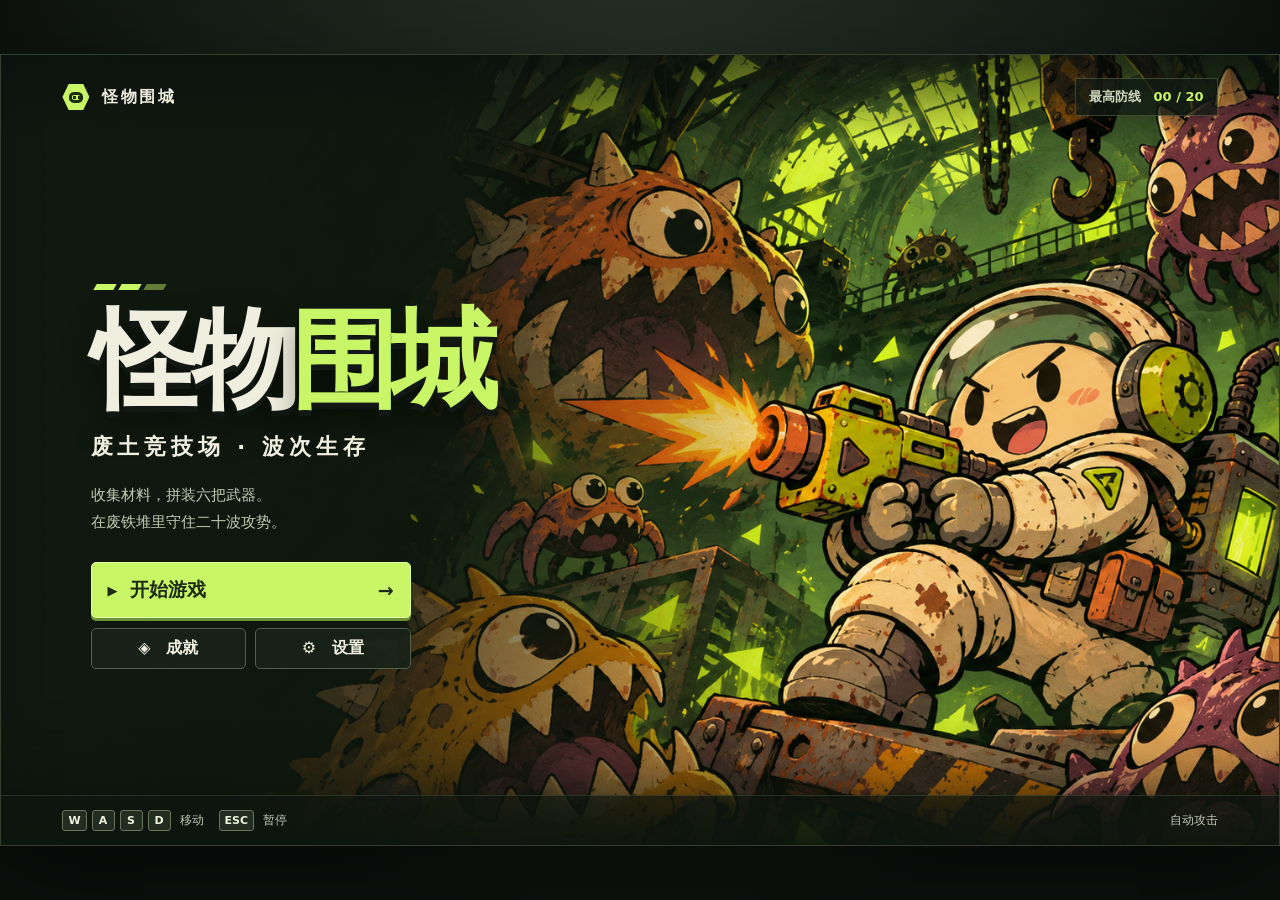
<file: 怪物围城/index.html>
<!doctype html>
<html lang="zh-CN">
<head>
<meta charset="utf-8">
<meta name="viewport" content="width=device-width, initial-scale=1">
<meta name="theme-color" content="#151b15">
<title>怪物围城</title>
<link rel="icon" href="data:,">
<link rel="stylesheet" href="style.css">
</head>
<body>
<main id="app" aria-label="怪物围城">
 <section id="arena" hidden aria-label="竞技场">
  <header id="hud"></header>
  <div class="canvas-wrap"><canvas width="1280" height="600" aria-label="战斗竞技场"></canvas><div id="boss"></div><div id="wave-notice"></div></div>
  <footer id="combat-footer"></footer>
  <div id="touch-controls" hidden>
   <div id="joystick" role="group" aria-label="移动摇杆">
    <span class="stick-north" aria-hidden="true">▴</span>
    <span class="stick-east" aria-hidden="true">▸</span>
    <span class="stick-south" aria-hidden="true">▾</span>
    <span class="stick-west" aria-hidden="true">◂</span>
    <span id="stick-knob" aria-hidden="true"></span>
   </div>
   <span class="touch-hint">拖动摇杆移动</span>
  </div>
 </section>
 <section id="screen" aria-live="off"></section>
 <div id="toast" role="status" hidden></div>
</main>
<script src="data.js"></script>
<script src="engine.js"></script>
<script src="render.js"></script>
<script src="ui.js"></script>
</body>
</html>
</file>
<file: 怪物围城/style.css>
*{box-sizing:border-box}
:root{color-scheme:dark;--lime:#c9f666;--text:#f0efdf;--muted:#aeb7a5;--edge:#485444;--ink:#101510;--panel:#1a221a;font-family:"Microsoft YaHei","PingFang SC","Noto Sans CJK SC",system-ui,sans-serif;color:var(--text);background:#0d120e}
body{margin:0;min-height:100dvh;background:radial-gradient(ellipse at 50% 20%,#293629,#0c100d 76%);display:grid;place-items:center}
button,input,select{font:inherit}button{cursor:pointer;color:inherit}button:disabled{opacity:.43;cursor:default}button:focus-visible,select:focus-visible,input:focus-visible{outline:2px solid var(--lime);outline-offset:3px}button:not(:disabled):hover{filter:brightness(1.17)}button:not(:disabled):active{transform:translateY(1px)}
[hidden]{display:none!important}
#app{width:min(100%,1536px);position:relative;isolation:isolate;min-height:min(100dvh - 2px,790px);display:grid;align-items:center;overflow:hidden;background:#161e16;border:1px solid #353f30;box-shadow:0 24px 95px #0008}
#screen{grid-area:1/1;position:relative;z-index:2;min-width:0}
#arena{grid-area:1/1;align-self:center;position:relative;background:#141b15}
#screen.no-screen{display:none}
#screen.intermission{min-height:min(100dvh - 2px,740px);display:grid;align-items:center;background:radial-gradient(ellipse at 45% 12%,#283326 0,#181f18 52%,#141b15 100%)}
.home{min-height:min(100dvh - 2px,790px);display:flex;flex-direction:column;background-image:linear-gradient(90deg,#101810 0%,#101810a8 32%,transparent 62%),var(--cover);background-size:cover;background-position:center;position:relative}
.home::after{content:"";position:absolute;inset:0;pointer-events:none;box-shadow:inset 0 -100px 80px -50px #0c120c}
.brand,.home-footer{padding:23px clamp(22px,4.8vw,76px);display:flex;align-items:center;gap:13px;position:relative;z-index:1}
.brand{font-size:16px;font-weight:900;letter-spacing:.15em;background:linear-gradient(#0b100eaa,transparent)}
.brand-best{margin-left:auto;font-size:13px;color:#d0d8bf;letter-spacing:0;background:#111a13bd;padding:9px 13px;border:1px solid #81906560}
.brand-best b{color:var(--lime);margin-left:8px}
.emblem{width:27px;height:26px;background:var(--lime);display:grid;place-items:center;clip-path:polygon(23% 0,77% 0,100% 50%,77% 100%,23% 100%,0 50%)}
.emblem i{width:14px;height:11px;border:3px solid #1c2b13;border-radius:40%;position:relative}
.emblem i::after{content:"";position:absolute;width:3px;height:3px;top:1px;left:1px;background:#1c2b13;box-shadow:5px 0 #1c2b13}
.home-body{flex:1;padding:clamp(29px,6vh,77px) clamp(22px,7vw,109px) 35px;display:flex;flex-direction:column;justify-content:center;align-items:flex-start}
.title-mark{display:flex;gap:5px;margin-left:4px;margin-bottom:12px}.title-mark span{display:block;width:20px;height:6px;background:var(--lime);transform:skew(-30deg)}.title-mark span:last-child{opacity:.45}
.home h1{margin:0;font-weight:1000;font-size:clamp(59px,8.4vw,126px);line-height:1.08;letter-spacing:-.075em;text-shadow:0 6px 0 #121813,0 16px 30px #0008;white-space:nowrap}
.home h1 span{color:var(--lime)}
.home-sub{margin:14px 0 0;font-size:clamp(15px,1.7vw,24px);letter-spacing:.22em;font-weight:750}
.pitch{font-size:15px;color:#c1cbb4;margin:21px 0 26px;line-height:1.8}
.menu{width:min(320px,100%);display:grid;gap:10px}
.menu>button{display:flex;align-items:center;gap:12px}.menu>button b{margin-left:auto}.menu>button span{font-size:13px}
.menu-secondary{display:grid;grid-template-columns:1fr 1fr;gap:9px}
.primary,.ghost,.pause-btn,.lock{border:1px solid var(--edge);border-radius:5px;padding:9px 13px;font-weight:750;background:#222c22;white-space:nowrap}
.primary{background:var(--lime);color:#1c2914;border-color:#defd9c;box-shadow:0 3px 0 #6f9239}
.primary.large,.ghost.large{padding:13px 20px;font-size:16px}.home .primary.large{font-size:19px;padding:14px 16px}
.ghost{background:#19231ae8;border-color:#53604a}
.home-footer{justify-content:space-between;border-top:1px solid #81966b38;color:#c0c9b5;font-size:12px;padding-block:14px;background:#0f170fae}
.home-footer>div{display:flex;align-items:center;gap:5px}.home-footer>div span{margin:0 10px 0 4px}
kbd{display:inline-grid;place-items:center;min-width:23px;padding:3px 5px;border:1px solid #68745c;border-radius:3px;color:#edf2dd;background:#222c21;font:700 11px system-ui}
.panel{width:100%;padding:clamp(17px,3vw,42px) clamp(17px,4vw,62px);margin:auto}
.panel-head{display:flex;justify-content:space-between;align-items:center;gap:14px;border-bottom:1px solid #465442;padding-bottom:14px;margin-bottom:20px}
h1,h2,h3,p{margin:0}h1{font-size:clamp(30px,4.15vw,58px);line-height:1.15;font-weight:950;letter-spacing:-.05em}
.panel-head p,.role-info p,.diff p,.modal p,.offer p,.owned p,.wave-clear p{margin-top:7px;color:var(--muted);line-height:1.55}
.panel-head h1::before{content:"";display:inline-block;width:8px;height:.73em;transform:skew(-10deg);background:var(--lime);margin-right:13px}
.panel-bottom{margin-top:19px;padding-top:16px;border-top:1px solid #465442;display:flex;align-items:center;justify-content:space-between;gap:12px;flex-wrap:wrap}
.money{color:#ffe187;white-space:nowrap;font-weight:900}.money b{color:#f9c751}.primary .money,.primary .money b{color:#29371c}.panel-head>.money{font-size:22px}
.role-grid{display:grid;grid-template-columns:repeat(8,minmax(0,1fr));gap:8px}
.role,.diff{min-width:0;display:grid;justify-items:center;gap:7px;padding:10px 5px;background:#171f18;border:1px solid #4a5744;border-radius:6px;transition:background .16s,border-color .16s}
.role strong,.diff strong{font-size:clamp(12px,1.65vw,21px)}.role small,.diff small{color:#b8c4af;font-size:12px}
.role.selected,.diff.selected,.slot.selected{border-color:var(--lime);background:#283321;box-shadow:inset 0 0 0 1px #bded5570}
.portrait{display:block;width:100%;aspect-ratio:1;background-image:var(--sprite-atlas);background-size:400% 400%;background-position:var(--col) var(--row);background-repeat:no-repeat}
.role .portrait{width:min(100%,110px);filter:drop-shadow(0 6px 9px #0006)}
.role-info{display:flex;justify-content:space-between;gap:18px;padding:15px 18px;margin-top:14px;background:#161e17;border:1px solid #3e4b3c;border-left:3px solid var(--lime)}
.role-info label{display:grid;align-content:center;gap:7px;min-width:190px;font-size:13px;color:#d4deca}.role-info label small{color:#aebca8}
.accent,.role-info p.accent{color:var(--lime)}
select{padding:8px 10px;border:1px solid #526049;color:var(--text);background:#242d23;border-radius:4px}
.diff-grid{display:grid;grid-template-columns:repeat(3,1fr);gap:13px}.diff{padding:28px 12px;gap:13px}.diff p{font-size:14px}.diff-symbol{color:var(--lime);font-size:25px}
#hud,#combat-footer{height:clamp(49px,7.2vh,68px);display:grid;align-items:center;grid-template-columns:1fr auto 1fr;gap:15px;padding:4px clamp(8px,2vw,30px);background:linear-gradient(#273126,#192019);border:1px solid #4b5846}
.hud-life,.hud-right{display:flex;align-items:center;gap:9px}.hud-right{justify-content:flex-end;color:#ffe28a;font-weight:900;white-space:nowrap}
.hud-life .portrait{width:43px;flex:0 0 auto}.hud-life>div{width:min(100%,250px)}
.hud-life span:not(.portrait),.hud-xp span{display:flex;justify-content:space-between;gap:10px;font-size:13px;font-weight:850;white-space:nowrap}
.meter{height:8px;background:#101711;border:1px solid #535e4b;border-radius:6px;overflow:hidden;margin-top:5px}.meter i{display:block;background:linear-gradient(90deg,#87b839,#d8ff7d);height:100%;transition:width .09s linear}.meter.health i{background:linear-gradient(90deg,#c93d3f,#ff7766)}
.wave-label{font-weight:900;font-size:clamp(13px,2vw,26px);white-space:nowrap}.wave-label strong,.hud-xp b{color:var(--lime)}.wave-label small{color:#aeb8a8;font-size:.55em}.wave-label #timer{display:inline-block;margin-left:11px;padding-left:11px;border-left:1px solid #7d9258;font-variant-numeric:tabular-nums;min-width:3.4em}
.pause-btn{padding:5px 11px;font-size:18px}
.canvas-wrap{position:relative;display:grid;place-items:center;background:#111911}
canvas{display:block;width:min(100%,calc((100dvh - 113px) * 1280 / 600));height:auto;aspect-ratio:1280/600;max-height:calc(100dvh - 113px)}
#boss{position:absolute;top:8px;left:50%;transform:translateX(-50%);width:min(60%,430px);color:#fff0d0;text-align:center;font-weight:800;text-shadow:0 2px #22170e;font-size:14px}
#wave-notice{position:absolute;inset:0;display:grid;place-items:center;color:#e6ffc1;font-size:clamp(28px,6vw,82px);font-weight:1000;text-shadow:0 4px #202a16,0 0 25px #111b12;pointer-events:none}
#combat-footer{grid-template-columns:minmax(110px,1fr) minmax(230px,1.2fr);gap:22px}
.hud-xp{max-width:520px}.hud-xp small{color:#b8c5ad;margin-left:auto}
.slots{display:grid;grid-template-columns:repeat(6,minmax(0,1fr));gap:7px}.slot{border:1px solid var(--quality,#495443);border-radius:4px;min-height:43px;position:relative;display:flex;align-items:center;justify-content:center;gap:4px;background:#151d16;min-width:0;padding:2px 4px}.slot small{position:absolute;top:2px;left:5px;color:#a9b59b;font-size:9px;font-weight:800}.slot .icon{width:37px}.slot .empty{color:#708064}.slot-name{font-size:11px;line-height:1.15;text-align:left}.slot:disabled{opacity:.66}
.icon{display:inline-grid;place-items:center;aspect-ratio:1;width:64px;color:var(--ic);flex:0 0 auto;background-repeat:no-repeat;background-size:600% 500%;background-position:var(--col) var(--row)}.icon i{font-style:normal;font-size:1.8rem}.icons-loaded .icon{background-image:var(--item-atlas)}.icons-loaded .icon i{visibility:hidden}
.shop-layout{display:grid;grid-template-columns:minmax(0,1fr) minmax(160px,20%);gap:14px}
.offers{display:grid;grid-template-columns:repeat(4,minmax(0,1fr));gap:9px}
.offer{min-width:0;min-height:227px;display:flex;flex-direction:column;padding:11px;background:linear-gradient(150deg,#2b3629,#182019 60%);border:1px solid var(--quality,#465141);border-radius:5px}
.offer-top,.offer-actions,.section-title{display:flex;align-items:center;justify-content:space-between;gap:5px}.quality{font-size:11px;color:#181c19;background:var(--quality);font-weight:900;align-self:flex-start;border-radius:3px;padding:3px 7px}
.lock{font-size:11px;padding:3px 6px;background:#121913;color:#c3ceb7}.lock.locked{color:#27361b;background:#deefad;border-color:#d1e999}
.offer-art{display:grid;place-items:center;height:70px}.offer-art .icon{width:75px}
.offer h3{font-size:clamp(14px,1.6vw,21px)}.offer p,.meta,.preview{font-size:12px}.offer p{margin-top:4px}
.meta,.preview{display:block;color:#dce5c7;margin:8px 0 10px;line-height:1.55}.preview span{display:block}.preview b{color:#d6f49b}
.offer-actions{margin-top:auto}.offer-actions button{padding:6px;font-size:11px}
.sold{justify-content:center;align-items:center;gap:10px;color:#94a388}.sold span{font-size:34px}
.stats{padding:11px 12px;background:#151d16;border:1px solid #465442;border-radius:5px}.stats h3{color:#e8f0d8;font-size:16px;margin-bottom:6px}.stat-list{display:grid;gap:2px}.stat-list>div{display:flex;justify-content:space-between;gap:5px;border-top:1px solid #384335;padding:2px 0;font-size:11px}.stat-list strong{color:#d6ef9f;white-space:nowrap}
.equip{margin-top:14px}.section-title{margin-bottom:7px}.section-title h3{font-size:15px}.section-title span{color:#acc499;font-size:12px;margin-left:4px}.section-title button{font-size:11px;padding:5px 8px}
.odds{display:flex;flex-wrap:wrap;gap:9px;font-size:11px;margin-top:8px}
.gear-body{min-height:225px;display:grid;grid-template-columns:1.35fr 1fr;gap:10px}.gear-card,.owned{padding:14px;border:1px solid #4a5945;background:#192219;border-radius:5px}.gear-card{display:flex;gap:12px;align-items:center}.gear-icon .icon{width:76px}.owned span{display:inline-block;padding:5px 6px;margin:5px 5px 0 0;border:1px solid #59694f;font-size:11px;border-radius:4px}
.row{display:flex;gap:8px;align-items:center;flex-wrap:wrap;margin-top:12px}
.upgrade-mark{color:var(--quality);font-size:36px;margin:15px 0}.upgrade .gain{font-size:22px;font-weight:900;color:var(--lime)}.upgrade button{margin-top:auto}.wave-clear{text-align:center;padding:30px 10px}.wave-clear b,.result-icon{font-size:53px;color:var(--lime)}
.overlay,.detail-overlay{display:grid;place-items:center;padding:15px;background:#080f0bd9;min-height:100%;z-index:4}.detail-overlay{position:absolute;inset:0;z-index:8}
.modal{width:min(100%,390px);padding:26px;display:grid;gap:11px;background:#202a20;border:1px solid #64775b;box-shadow:0 15px 50px #0008;border-radius:8px}.modal p{margin:0 0 6px}
.setting-list,.ach-list{display:grid;gap:9px}.setting-list label,.ach-list article{display:flex;align-items:center;gap:13px;padding:13px 17px;border:1px solid #455443;background:#172018;border-radius:5px}.setting-list label span{flex:1}.setting-list input{accent-color:var(--lime)}.setting-list output{width:48px;text-align:right}.setting-list input[type=range]{width:min(40vw,260px)}
.ach-list{grid-template-columns:repeat(2,minmax(0,1fr))}.ach-list article span{font-size:22px;color:#9aa794}.ach-list p{font-size:12px;color:var(--muted);margin-top:4px}.ach-list .earned{border-color:#a8ca5e}.ach-list .earned span{color:var(--lime)}
.result{padding:22px 0;text-align:center}.result-grid{display:grid;grid-template-columns:repeat(4,1fr);gap:10px;margin:17px 0 25px}.result-grid div{padding:13px 5px;background:#172118;border:1px solid #495844;display:grid;gap:5px}.result-grid strong{font-size:clamp(16px,3vw,34px);color:var(--lime)}.result-grid span{font-size:12px;color:var(--muted)}.result .row{justify-content:center}
#toast{position:absolute;bottom:19px;left:50%;transform:translateX(-50%);max-width:90%;width:max-content;z-index:10;border:1px solid #a5c266;background:#202a19;color:#ecffd2;padding:10px 18px;border-radius:6px;box-shadow:0 4px 22px #0008;font-size:13px}
@media(max-width:1000px){.role-grid{grid-template-columns:repeat(4,1fr)}.role .portrait{width:69px}.slot-name{display:none}.offer-actions{flex-wrap:wrap}.offer-actions .primary{flex:1}}
@media(max-width:700px){.home{background-position:59% center;background-image:linear-gradient(90deg,#101810e8,#1018105e),var(--cover)}.home-footer>span{display:none}.shop-layout{grid-template-columns:1fr}.stat-list{grid-template-columns:repeat(2,1fr);column-gap:14px}.offers{grid-template-columns:repeat(2,1fr)}.diff-grid{gap:7px}.diff{padding:13px 5px}.diff p{font-size:11px}.role-info{flex-wrap:wrap}.role-info label{min-width:100%}.hud-life .portrait{display:none}#hud,#combat-footer{gap:6px}.hud-life span:not(.portrait),.hud-xp span,.hud-right{font-size:10px}.slot .icon{width:27px}.slot{min-height:34px}.slots{gap:3px}.wave-label #timer{margin-left:5px;padding-left:5px}.brand-best{font-size:10px}.gear-body{grid-template-columns:1fr}.ach-list article{padding:8px}.ach-list h3{font-size:14px}}
@media(prefers-reduced-motion:reduce){*,*::before,*::after{transition:none!important}}
.home-footer>.touch-help,#touch-controls{display:none}
#joystick{width:clamp(84px,24vw,116px);aspect-ratio:1;position:relative;display:grid;place-items:center;flex:none;border:1px solid #a7ba81aa;border-radius:50%;background:radial-gradient(circle,#263420e8 0 49%,#121c15eb 50% 100%);box-shadow:inset 0 0 0 5px #a1b67b20,0 3px 14px #0008;color:#d3e4ae;touch-action:none;user-select:none;-webkit-user-select:none;cursor:grab}
#joystick.engaged{border-color:var(--lime);cursor:grabbing}
#joystick>span:not(#stick-knob){position:absolute;font-size:12px;line-height:1;pointer-events:none}
.stick-north{top:5px}.stick-south{bottom:5px}.stick-east{right:6px}.stick-west{left:6px}
#stick-knob{width:38%;aspect-ratio:1;display:block;border:1px solid #bdd58a;border-radius:50%;background:radial-gradient(circle at 38% 30%,#b1cc7c,#648846 74%);box-shadow:0 3px 7px #0009;pointer-events:none}
#joystick.engaged #stick-knob{background:radial-gradient(circle at 38% 30%,#e5ffa7,#8eb84c 74%)}
.touch-hint{color:var(--muted);font-size:12px}
@media(any-pointer:coarse),(max-width:960px){
 .home-footer>.keyboard-help{display:none}
 .home-footer>.touch-help{display:flex}
 #touch-controls{display:flex;align-items:center;gap:12px}
 #hud .pause-btn{min-width:44px;min-height:44px}
}
@media(any-pointer:coarse) and (orientation:portrait),(max-width:960px) and (orientation:portrait){
 #touch-controls{padding:12px 15px max(12px,env(safe-area-inset-bottom));background:#192119;border:1px solid #485444;border-top:0}
 #combat-footer{grid-template-columns:minmax(88px,.85fr) minmax(0,1.5fr)}
 #combat-footer .slots{grid-template-columns:repeat(6,minmax(0,1fr))}
 #combat-footer .slot .icon{max-width:100%}
 #combat-footer .hud-xp span{gap:3px;white-space:normal;align-items:center}
 #combat-footer .hud-xp small{line-height:1.1}
}
@media(any-pointer:coarse) and (orientation:landscape),(max-width:960px) and (orientation:landscape){
 #touch-controls{position:absolute;left:max(9px,env(safe-area-inset-left));bottom:57px;z-index:1;pointer-events:none}
 #joystick{width:clamp(76px,23dvh,108px);pointer-events:auto}
 .touch-hint{display:none}
 canvas{width:min(100%,calc((100dvh - 102px) * 1280 / 600));max-height:calc(100dvh - 102px)}
}
</file>
